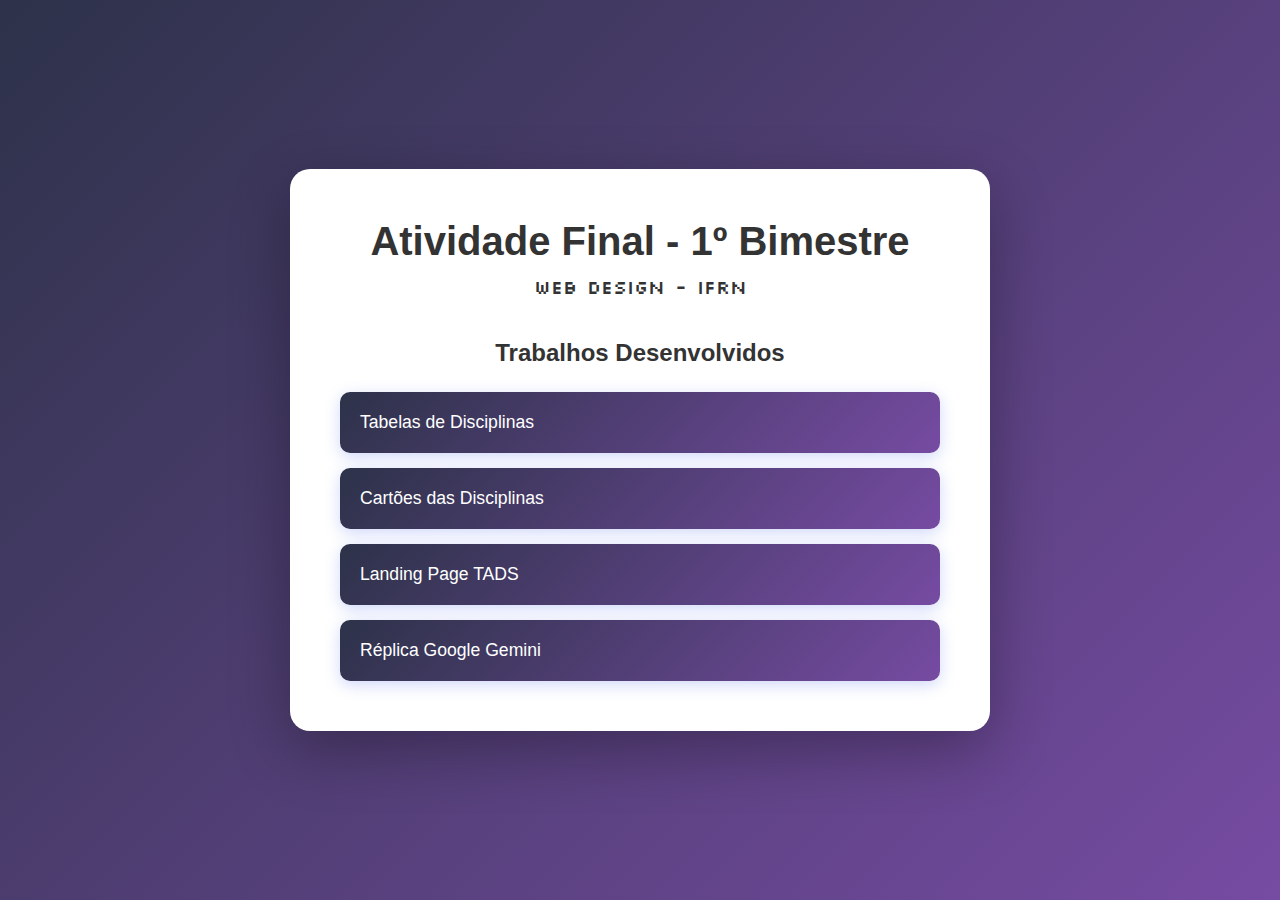
<file: index.html>
<!DOCTYPE html>
<html lang="en">
<head>
    <meta charset="UTF-8">
    <meta name="viewport" content="width=device-width, initial-scale=1.0">
    <title>Minha atividade final de primeiro bimestre</title>
    <link rel="stylesheet" href="index.css">
    <link rel="preconnect" href="https://fonts.googleapis.com">
<link rel="preconnect" href="https://fonts.gstatic.com" crossorigin>
<link href="https://fonts.googleapis.com/css2?family=Golos+Text:wght@500&family=Iceland&family=Red+Hat+Display:ital,wght@0,300..900;1,300..900&family=Silkscreen:wght@400;700&family=Special+Gothic+Expanded+One&family=TikTok+Sans:opsz,wght@12..36,300..900&display=swap" rel="stylesheet">
</head>
<body>
    <main class="container">
        <header class="page-header">
            <h1>Atividade Final - 1º Bimestre</h1>
            <p class="subtitle">Web Design - IFRN</p>
        </header>

        <nav class="navigation">
            <h2>Trabalhos Desenvolvidos</h2>
            <ul class="nav-list">
                <li>
                    <a href="tabelas.html" class="nav-link">
                        <span class="nav-text">Tabelas de Disciplinas</span>
                    </a>
                </li>
                <li>
                    <a href="cards.html" class="nav-link">
                        <span class="nav-text">Cartões das Disciplinas</span>
                    </a>
                </li>
                <li>
                    <a href="landingpage.html" class="nav-link">
                        <span class="nav-text">Landing Page TADS</span>
                    </a>
                </li>
                <li>
                    <a href="replica.html" class="nav-link">
                        <span class="nav-text">Réplica Google Gemini</span>
                    </a>
                </li>
            </ul>
        </nav>
    </main>
</body>
</html>
</file>
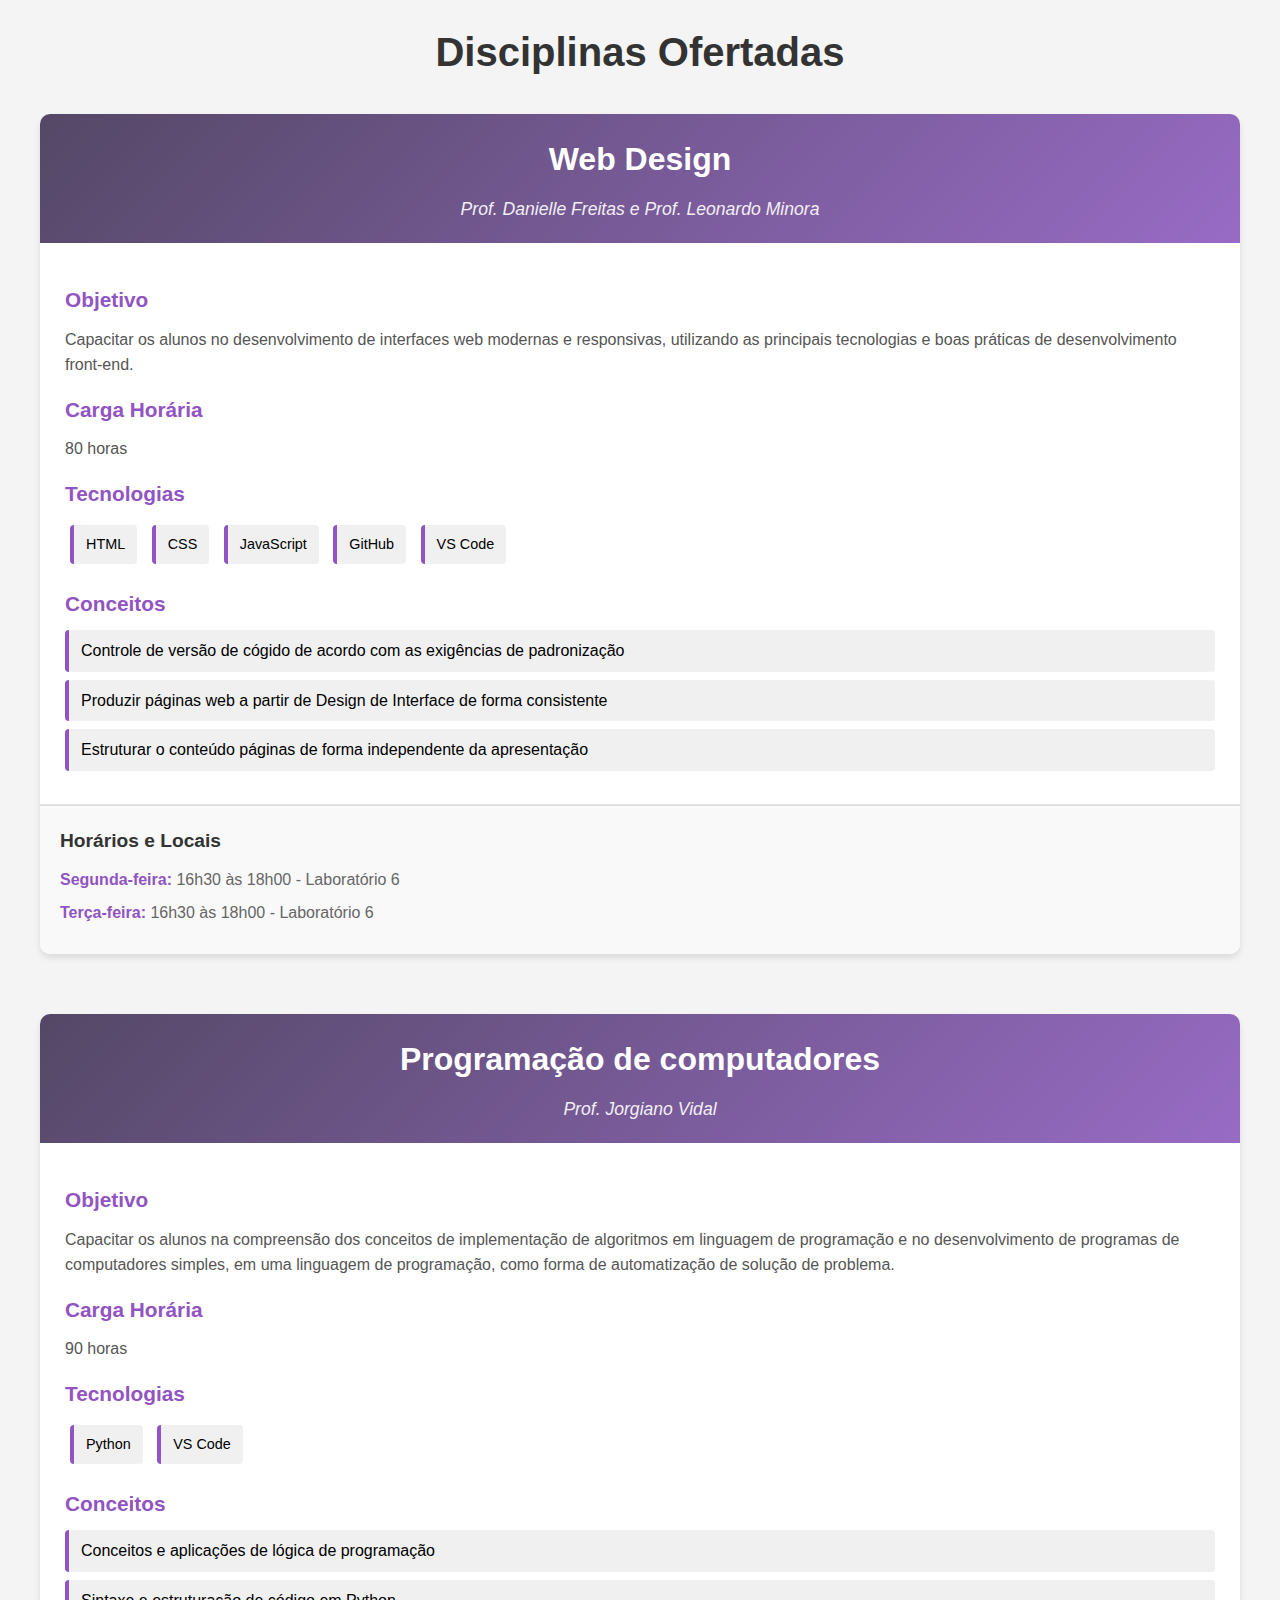
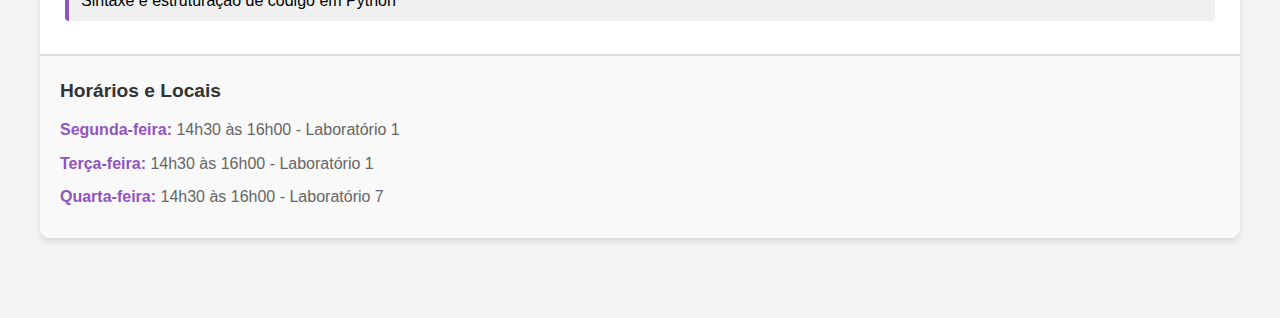
<file: cards.html>
<!DOCTYPE html>
<html lang="en">
<head>
    <meta charset="UTF-8">
    <meta name="viewport" content="width=device-width, initial-scale=1.0">
    <title>Cards - Minha atividade final de primeiro bimestre</title>
    <link rel="stylesheet" href="cards.css">
</head>
<body>
    
    <div class="container">
    <h1>Disciplinas Ofertadas</h1>        
        <!--    WEB DESIGN     -->
        <div class="card card1-2">
            <!-- Título do Card -->
            <div class="card-header">
                <h2>Web Design</h2>
                <p class="professores">Prof. Danielle Freitas e Prof. Leonardo Minora</p>
            </div>
            
            <!-- Conteúdo do Card -->
            <div class="card-content">
                <h3>Objetivo</h3>
                <p>Capacitar os alunos no desenvolvimento de interfaces web modernas e responsivas, utilizando as principais tecnologias e boas práticas de desenvolvimento front-end.</p>
                
                <h3>Carga Horária</h3>
                <p>80 horas</p>
                
                <h3>Tecnologias</h3>
                <ul class="tecnologias">
                    <li>HTML</li>
                    <li>CSS</li>
                    <li>JavaScript</li>
                    <li>GitHub</li>
                    <li>VS Code</li>
                </ul>
                
                <h3>Conceitos</h3>
                <ul class="conceitos">
                    <li>Controle de versão de cógido de acordo com as exigências de padronização</li>
                    <li>Produzir páginas web a partir de Design de Interface de forma consistente</li>
                    <li>Estruturar o conteúdo páginas de forma independente da apresentação</li>
                </ul>
            </div>
            
            <!-- Rodapé do Card -->
            <div class="card-footer">
                <h3>Horários e Locais</h3>
                <p><strong>Segunda-feira:</strong> 16h30 às 18h00 - Laboratório 6</p>
                <p><strong>Terça-feira:</strong> 16h30 às 18h00 - Laboratório 6</p>
            </div>
        </div>
        <div class="container">
        <h1></h1>
        <div class="card">

        </div>
        <!--    PROGRAMAÇAO PARA COMPUTADORES     -->    
        <!-- Card da disciplina -->
        <div class="card card1-2">
            <!-- Título do Card -->
            <div class="card-header">
                <h2>Programação de computadores</h2>
                <p class="professores">Prof. Jorgiano Vidal</p>
            </div>
            
            <!-- Conteúdo do Card -->
            <div class="card-content">
                <h3>Objetivo</h3>
                <p>Capacitar os alunos na compreensão dos conceitos de implementação de algoritmos em linguagem de programação e no desenvolvimento de programas de computadores simples, em uma linguagem de programação, como forma de automatização de solução de problema.</p>                
               
                <h3>Carga Horária</h3>
                <p>90 horas</p>
                
                <h3>Tecnologias</h3>
                <ul class="tecnologias">
                    <li>Python</li>
                    <li>VS Code</li>
                </ul>
                
                <h3>Conceitos</h3>
                <ul class="conceitos">
                    <li>Conceitos e aplicações de lógica de programação</li>
                    <li>Sintaxe e estruturação de código em Python</li>
                </ul>
            </div>
            
            <!-- Rodapé do Card -->
            <div class="card-footer">
                <h3>Horários e Locais</h3>
                <p><strong>Segunda-feira:</strong> 14h30 às 16h00 - Laboratório 1</p>
                <p><strong>Terça-feira:</strong> 14h30 às 16h00 - Laboratório 1</p>
                <p><strong>Quarta-feira:</strong> 14h30 às 16h00 - Laboratório 7</p>
            </div>
        </div>
    </div>
    <div class="container">
        <h1></h1>
        <div class="card"></div>
    </div>
    </div>
    
</body>
</html>
</file>
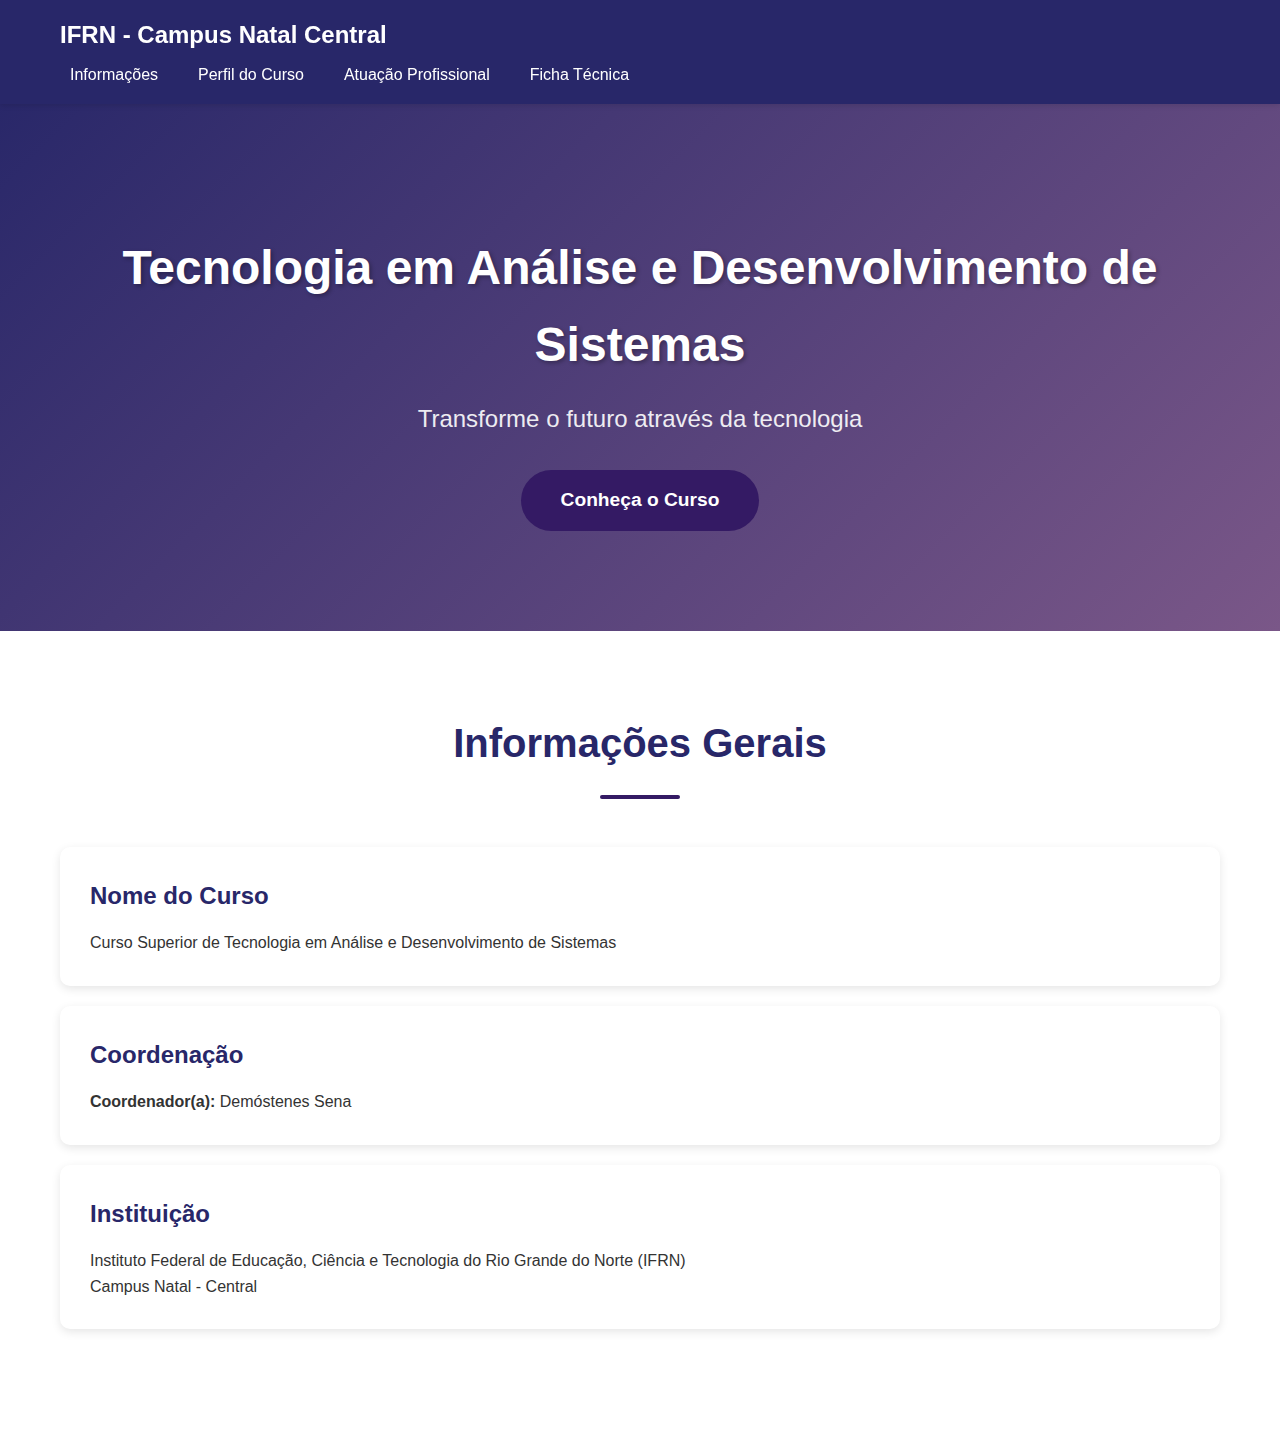
<file: landingpage.html>
<!DOCTYPE html>
<html lang="en">
<head>
    <meta charset="UTF-8">
    <meta name="viewport" content="width=device-width, initial-scale=1.0">
    <title>LandingPage - Minha atividade final de primeiro bimestre</title>
    <link rel="stylesheet" href="landingpage.css">
</head>
<body>
    <!-- Header -->
    <header>
        <nav>
            <div class="container">
                <h1>IFRN - Campus Natal Central</h1>
                <ul class="nav-menu">
                    <li><a href="#informacoes">Informações</a></li>
                    <li><a href="#perfil-curso">Perfil do Curso</a></li>
                    <li><a href="#atuacao">Atuação Profissional</a></li>
                    <li><a href="#ficha-tecnica">Ficha Técnica</a></li>
                </ul>
            </div>
        </nav>
    </header>
<!-- TITULO  -->
    <section class="hero">
        <div class="hero-content">
            <h1>Tecnologia em Análise e Desenvolvimento de Sistemas</h1>
            <p class="hero-subtitle">Transforme o futuro através da tecnologia</p>
            <a href="#informacoes" class="btn-cta">Conheça o Curso</a>
        </div>
    </section>

    <!-- Seção 1: Informações Gerais -->
    <section id="informacoes" class="section">
        <div class="container">
            <h2>Informações Gerais</h2>
            <div class="info-box">
                <h3>Nome do Curso</h3>
                <p>Curso Superior de Tecnologia em Análise e Desenvolvimento de Sistemas</p>
            </div>
            <div class="info-box">
                <h3>Coordenação</h3>
                <p><strong>Coordenador(a):</strong> Demóstenes Sena</p>
            </div>
            <div class="info-box">
                <h3>Instituição</h3>
                <p>Instituto Federal de Educação, Ciência e Tecnologia do Rio Grande do Norte (IFRN)</p>
                <p>Campus Natal - Central</p>
            </div>
        </div>
    </section>

    
    
</body>
</html>
</file>
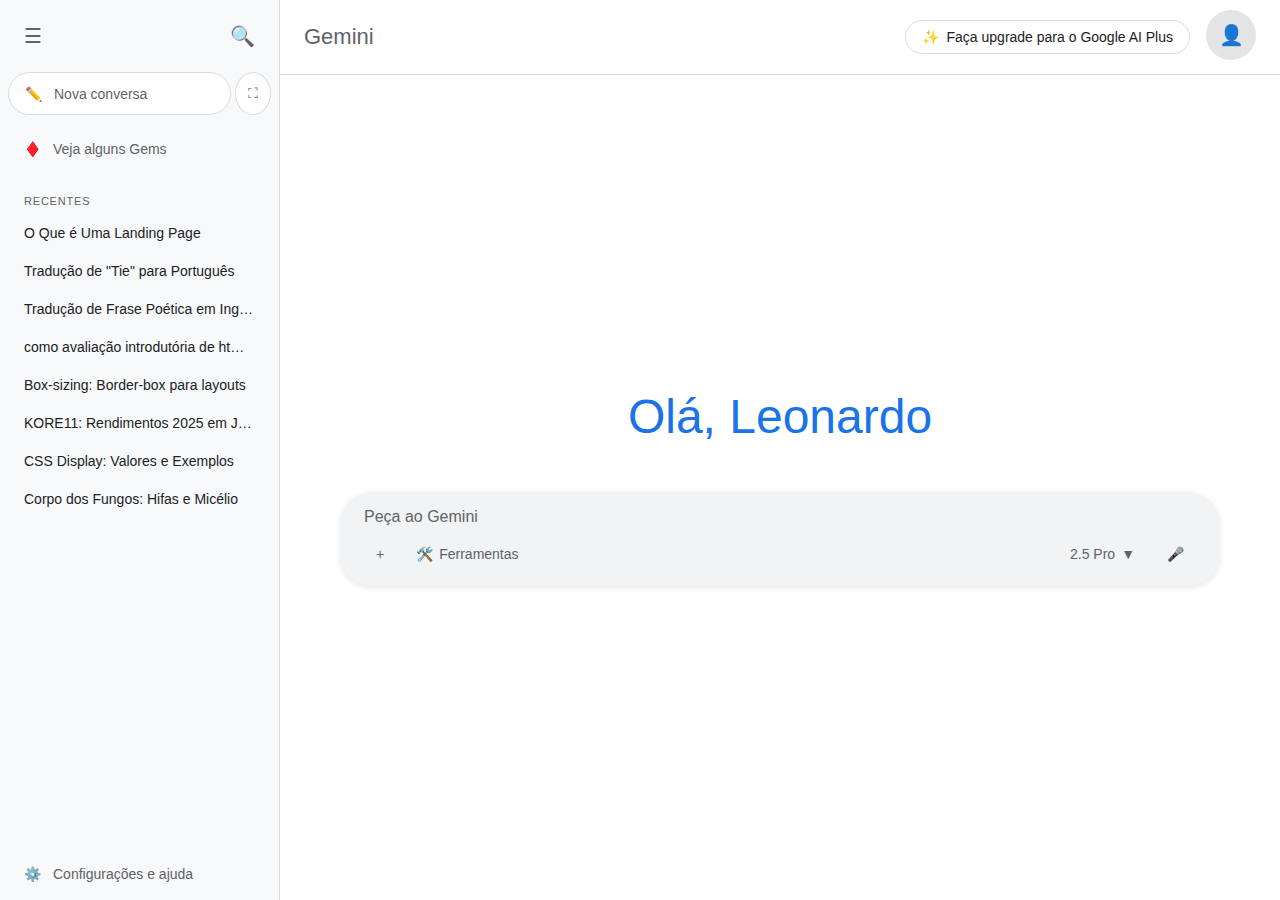
<file: replica.html>
<!DOCTYPE html>
<html lang="en">
<head>
    <meta charset="UTF-8">
    <meta name="viewport" content="width=device-width, initial-scale=1.0">
    <title>Réplica Gemini - Minha atividade final de primeiro bimestre</title>
    <link rel="stylesheet" href="replica.css">
</head>
<body>
<!-- Barra Lateral -->
    <aside class="sidebar">
        <!-- Menu Hambúrguer -->
        <div class="sidebar-header">
            <button class="menu-btn" aria-label="Menu">
                <span class="menu-icon">☰</span>
            </button>
            <div class="sidebar-right">
                <button class="search-btn" aria-label="Buscar">
                    <span class="icon">🔍</span>
                </button>
            </div>
        </div>

        <!-- Nova Conversa -->
        <div class="new-chat">
            <button class="new-chat-btn">
                <span class="icon">✏️</span>
                <span class="text">Nova conversa</span>
            </button>
            <button class="expand-btn" aria-label="Expandir">
                <span class="icon">⛶</span>
            </button>
        </div>

        <!-- Veja alguns Gems -->
        <div class="gems-section">
            <button class="gems-btn">
                <span class="icon">♦️</span>
                <span class="text">Veja alguns Gems</span>
            </button>
        </div>

        <!-- Seção Recentes -->
        <div class="recent-section">
            <h3>Recentes</h3>
            <ul class="recent-list">
                <li><a href="#">O Que é Uma Landing Page</a></li>
                <li><a href="#">Tradução de "Tie" para Português</a></li>
                <li><a href="#">Tradução de Frase Poética em Inglês</a></li>
                <li><a href="#">como avaliação introdutória de html ...</a></li>
                <li><a href="#">Box-sizing: Border-box para layouts</a></li>
                <li><a href="#">KORE11: Rendimentos 2025 em JSON</a></li>
                <li><a href="#">CSS Display: Valores e Exemplos</a></li>
                <li><a href="#">Corpo dos Fungos: Hifas e Micélio</a></li>
            </ul>
        </div>

        <!-- Configurações -->
        <div class="sidebar-footer">
            <button class="settings-btn">
                <span class="icon">⚙️</span>
                <span class="text">Configurações e ajuda</span>
            </button>
        </div>
    </aside>

    <!-- Conteúdo Principal -->
    <main class="main-content">
        <!-- Barra Superior -->
        <header class="top-bar">
            <div class="top-bar-left">
                
                <h1 class="logo">Gemini</h1>
            </div>
            <div class="top-bar-right">
                <button class="upgrade-btn">
                    <span class="icon">✨</span>
                    <span class="text">Faça upgrade para o Google AI Plus</span>
                </button>
                <div class="profile-btn">
                    <span class="icon">👤</span>
                </div>
            </div>
        </header>

        <!-- Área de Chat -->
        <div class="chat-area">
            <div class="welcome-message">
                <h2>Olá, Leonardo</h2>
            </div>

            <!-- Campo de Entrada -->
            <div class="input-container">
                <div class="input-box">
                    <input type="text" placeholder="Peça ao Gemini" class="chat-input">
                    <div class="input-actions">
                        <button class="action-btn" aria-label="Adicionar">
                            <span class="icon">+</span>
                        </button>
                        <button class="tools-btn">
                            <span class="icon">🛠️</span>
                            <span class="text">Ferramentas</span>
                        </button>
                        <button class="version-selector">
                            <span class="text">2.5 Pro</span>
                            <span class="icon">▼</span>
                        </button>
                        <button class="mic-btn" aria-label="Microfone">
                            <span class="icon">🎤</span>
                        </button>
                    </div>
                </div>
            </div>
        </div>
    </main>
    
</body>
</html>
</file>
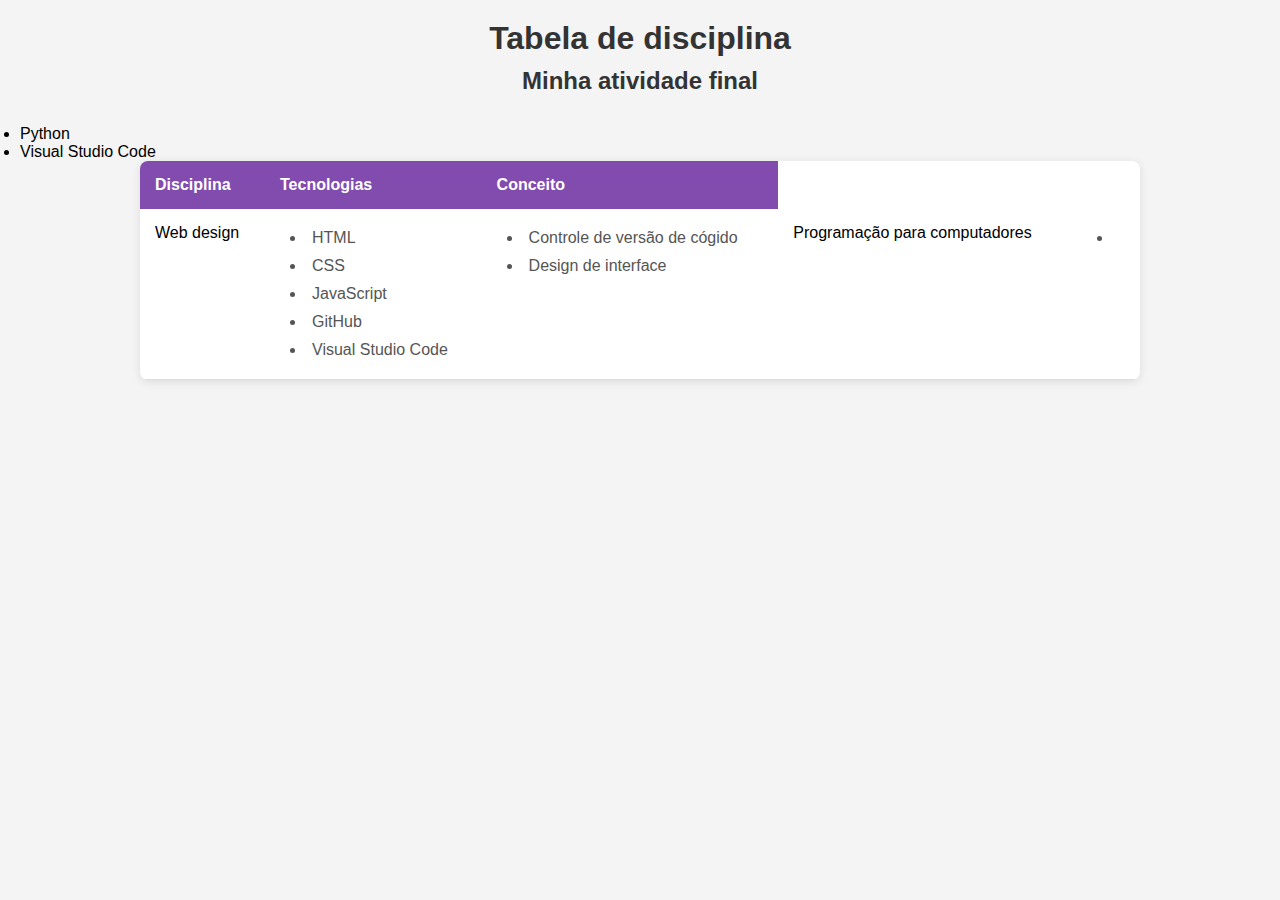
<file: tabelas.html>
<!DOCTYPE html>
<html lang="en">
<head>
    <meta charset="UTF-8">
    <meta name="viewport" content="width=device-width, initial-scale=1.0">
    <title>Tabelas - Minha atividade final de primeiro bimestre</title>
    <link rel="stylesheet" href="tabelas.css">
</head>
<body>
    <header>
        <h1>Tabela de disciplina</h1>
        <h2>Minha atividade final</h2>
    </header>

    <table>
        <thead>
            <tr>
                <th>Disciplina</th>
                <th>Tecnologias</th>
                <th>Conceito</th>
            </tr>
        <tbody>
            <td>Web design</td>
            <td>
                <ul>
                    <li>HTML</li>
                    <li>CSS</li>
                    <li>JavaScript</li>
                    <li>GitHub</li>
                    <li>Visual Studio Code</li>
                </ul>
            </td>
            <td>
                <ul>
                    <li>Controle de versão de cógido</li>
                    <li>Design de interface</li>
                </ul>
            </td>
            <td>Programação para computadores</td>
                <ul>
                    <li>Python</li>
                    <li>Visual Studio Code</li>
                </ul>
            <td>
                <ul>
                    <li></li>
                </ul>
            </td>
        </tbody>
        </thead>
    </table>

</body>
</html>
</file>
<file: index.css>
* {
    margin: 0;
    padding: 0;
    box-sizing: border-box;
}

body {
    font-family: 'Segoe UI', Tahoma, Geneva, Verdana, sans-serif;
    background: linear-gradient(135deg, #2d3249 0%, #764ba2 100%);
    min-height: 100vh;
    display: flex;
    align-items: center;
    justify-content: center;
    padding: 20px;
}

.container {
    background: white;
    border-radius: 20px;
    box-shadow: 0 20px 60px rgba(0, 0, 0, 0.3);
    padding: 50px;
    max-width: 700px;
    width: 100%;
}

.page-header {
    text-align: center;
    margin-bottom: 40px;
}

.page-header p {
    font-family: "Silkscreen", sans-serif;
    color: #333;
}

.page-header h1 {
    color: #333;
    font-size: 2.5rem;
    margin-bottom: 10px;
}

.subtitle {
    color: #666;
    font-size: 1.2rem;
}

.navigation h2 {
    color: #333;
    font-size: 1.5rem;
    margin-bottom: 25px;
    text-align: center;
}

.nav-list {
    list-style: none;
    display: flex;
    flex-direction: column;
    gap: 15px;
}

.nav-link {
    display: flex;
    align-items: center;
    gap: 15px;
    padding: 20px;
    background: linear-gradient(135deg, #2d3249 0%, #764ba2 100%);
    color: white;
    text-decoration: none;
    border-radius: 10px;
    transition: all 0.3s;
    box-shadow: 0 4px 15px rgba(102, 126, 234, 0.3);
}

.nav-link:hover {
    transform: translateY(-5px);
    box-shadow: 0 8px 25px rgba(102, 126, 234, 0.5);
}

.nav-icon {
    font-size: 2rem;
}

.nav-text {
    font-size: 1.1rem;
    font-weight: 500;
}
</file>
<file: cards.css>
* {
    margin: 0;
    padding: 0;
    box-sizing: border-box;
}

body {
    font-family: Arial, sans-serif;
    background-color: #f4f4f4;
    padding: 20px;
    line-height: 1.6;
}

.cards-wrapper {
    display: flex;
    gap: 20px;
    flex-wrap: wrap;
    align-items: stretch;
}

.container {
    max-width: 1200px;
    margin: 0 auto;
}

.container h1 {
    text-align: center;
    color: #333;
    margin-bottom: 30px;
    font-size: 2.5em;
}

/* Estilo do Card */
.card {
    display: flex;
    flex-direction: column;
    flex: 1; /* cards ocupam espaço igual */
    background-color: #fff;
    border-radius: 10px;
    box-shadow: 0 4px 6px rgba(0, 0, 0, 0.1);
    margin-bottom: 30px;
    overflow: hidden;
    transition: transform 0.3s ease, box-shadow 0.3s ease;
}

.card:hover {
    transform: translateY(-5px);
    box-shadow: 0 8px 12px rgba(0, 0, 0, 0.15);
}

/* Header do Card */
.card-header {
    background: linear-gradient(135deg, #544866 0%, #986bc5 100%);
    color: white;
    padding: 20px;
    text-align: center;
}

.card-header h2 {
    font-size: 2em;
    margin-bottom: 10px;
}

.card-header .professores {
    font-size: 1.1em;
    font-style: italic;
    opacity: 0.9;
}

/* Conteúdo do Card */
.card-content {
    padding: 25px;
    flex-grow: 1;
}

.card-content h3 {
    color: #9154c2;
    margin-top: 15px;
    margin-bottom: 10px;
    font-size: 1.3em;
}

.card-content p {
    color: #555;
    margin-bottom: 15px;
}

.card-content ul {
    list-style: none;
    padding-left: 0;
}

.card-content ul li {
    background-color: #f0f0f0;
    padding: 8px 12px;
    margin-bottom: 8px;
    border-left: 4px solid #9154c2;
    border-radius: 4px;
}

.tecnologias li {
    display: inline-block;
    background-color: #9154c2;
    color: rgb(0, 0, 0);
    padding: 6px 15px;
    margin: 5px;
    border-radius: 20px;
    border-left: none;
    font-size: 0.9em;
}

/* Rodapé do Card */
.card-footer {
    background-color: #f9f9f9;
    padding: 20px;
    border-top: 2px solid #e0e0e0;
    margin-top: 0
}

.card-footer h3 {
    color: #333;
    margin-bottom: 10px;
    font-size: 1.2em;
}

.card-footer p {
    color: #666;
    margin-bottom: 8px;
}

.card-footer strong {
    color: #9154c2;
}

/* Responsividade */
@media (max-width: 768px) {
    .cards-wrapper {
        flex-direction: column;
    }

    .container h1 {
        font-size: 2em;
    }

    .card {
        flex: 1 1 100%;
    }
    
    .card-header h2 {
        font-size: 1.5em;
    }
    
    .tecnologias li {
        display: block;
        margin: 5px 0;
    }
}
</file>
<file: replica.css>
* {
    margin: 0;
    padding: 0;
    box-sizing: border-box;
}

/* Variáveis CSS */
:root {
    --sidebar-bg: #f8f9fa;
    --sidebar-width: 280px;
    --primary-color: #1a73e8;
    --text-primary: #202124;
    --text-secondary: #5f6368;
    --hover-bg: #e8eaed;
    --border-color: #dadce0;
    --input-bg: #f1f3f4;
    --white: #ffffff;
}

body {
    font-family: 'Google Sans', 'Roboto', Arial, sans-serif;
    color: var(--text-primary);
    height: 100vh;
    display: flex;
    overflow: hidden;
}

/* Barra Lateral */
.sidebar {
    width: var(--sidebar-width);
    background-color: var(--sidebar-bg);
    display: flex;
    flex-direction: column;
    padding: 8px;
    border-right: 1px solid var(--border-color);
    overflow-y: auto;
}

.sidebar-right {
    display: flex;
    align-items: center;
    gap: 16px;
}

.sidebar-header {
    display: flex;
    padding: 8px;
    margin-bottom: 8px;
    justify-content: space-between;
    align-items: center;
}

.menu-btn {
    background: none;
    border: none;
    cursor: pointer;
    padding: 8px;
    border-radius: 50%;
    font-size: 20px;
    color: var(--text-secondary);
    transition: background-color 0.2s;
}

.menu-btn:hover {
    background-color: var(--hover-bg);
}

/* Nova Conversa */
.new-chat {
    display: flex;
    gap: 4px;
    margin-bottom: 16px;
}

.new-chat-btn {
    flex: 1;
    display: flex;
    align-items: center;
    gap: 12px;
    padding: 12px 16px;
    background: var(--white);
    border: 1px solid var(--border-color);
    border-radius: 24px;
    cursor: pointer;
    font-size: 14px;
    color: var(--text-secondary);
    transition: all 0.2s;
}

.new-chat-btn:hover {
    background-color: var(--hover-bg);
    box-shadow: 0 1px 2px rgba(0, 0, 0, 0.1);
}

.expand-btn {
    padding: 12px;
    background: var(--white);
    border: 1px solid var(--border-color);
    border-radius: 50%;
    cursor: pointer;
    font-size: 14px;
    color: var(--text-secondary);
    transition: background-color 0.2s;
}

.expand-btn:hover {
    background-color: var(--hover-bg);
}

/* Veja alguns Gems */
.gems-section {
    margin-bottom: 16px;
}

.gems-btn {
    width: 100%;
    display: flex;
    align-items: center;
    gap: 12px;
    padding: 10px 16px;
    background: none;
    border: none;
    border-radius: 24px;
    cursor: pointer;
    font-size: 14px;
    color: var(--text-secondary);
    transition: background-color 0.2s;
}

.gems-btn:hover {
    background-color: var(--hover-bg);
}

/* Seção Recentes */
.recent-section {
    flex: 1;
    overflow-y: auto;
}

.recent-section h3 {
    font-size: 11px;
    font-weight: 500;
    color: var(--text-secondary);
    text-transform: uppercase;
    letter-spacing: 0.8px;
    padding: 12px 16px 8px;
}

.recent-list {
    list-style: none;
}

.recent-list li {
    margin-bottom: 2px;
}

.recent-list a {
    display: block;
    padding: 10px 16px;
    color: var(--text-primary);
    text-decoration: none;
    font-size: 14px;
    border-radius: 24px;
    transition: background-color 0.2s;
    white-space: nowrap;
    overflow: hidden;
    text-overflow: ellipsis;
}

.recent-list a:hover {
    background-color: var(--hover-bg);
}

/* Rodapé da Sidebar */
.sidebar-footer {
    margin-top: auto;
    padding-top: 16px;
}

.settings-btn {
    width: 100%;
    display: flex;
    align-items: center;
    gap: 12px;
    padding: 10px 16px;
    background: none;
    border: none;
    border-radius: 24px;
    cursor: pointer;
    font-size: 14px;
    color: var(--text-secondary);
    transition: background-color 0.2s;
}

.settings-btn:hover {
    background-color: var(--hover-bg);
}

/* Conteúdo Principal */
.main-content {
    flex: 1;
    display: flex;
    flex-direction: column;
    background-color: var(--white);
    overflow: hidden;
}

/* Barra Superior */
.top-bar {
    display: flex;
    justify-content: space-between;
    align-items: center;
    padding: 12px 24px;
    border-bottom: 1px solid var(--border-color);
}

.profile-btn {
        /* Remove estilos padrão do botão */
    border: none;
    outline: none;
    width: 50px;
    height: 50px;
    border-radius: 50%;
    background-color: #e3e4e6;
    display: flex;
    align-items: center;
    justify-content: center;
    position: relative;
    top: -2px;
    font-size: 20px;
    color: white;
    cursor: pointer;
    transition: all 0.3s;
}

.profile-btn:hover {
    background-color: var(--hover-bg);
}

.top-bar-left,
.top-bar-right {
    display: flex;
    align-items: center;
    gap: 16px;
}

.search-btn {
    background: none;
    border: none;
    cursor: pointer;
    padding: 8px;
    border-radius: 50%;
    font-size: 20px;
    color: var(--text-secondary);
    transition: background-color 0.2s;
    align-items: right;
}

.search-btn:hover {
    background-color: var(--hover-bg);
}

.logo {
    font-size: 22px;
    font-weight: 400;
    color: var(--text-secondary);
}

.upgrade-btn {
    display: flex;
    align-items: center;
    gap: 8px;
    padding: 8px 16px;
    background: var(--white);
    border: 1px solid var(--border-color);
    border-radius: 20px;
    cursor: pointer;
    font-size: 14px;
    color: var(--text-primary);
    transition: all 0.2s;
}

.upgrade-btn:hover {
    background-color: var(--hover-bg);
    box-shadow: 0 1px 2px rgba(0, 0, 0, 0.1);
}

.profile-pic {
    width: 40px;
    height: 40px;
    border-radius: 50%;
    overflow: hidden;
}

.profile-pic img {
    width: 100%;
    height: 100%;
    object-fit: cover;
}

/* Área de Chat */
.chat-area {
    flex: 1;
    display: flex;
    flex-direction: column;
    align-items: center;
    justify-content: center;
    padding: 32px;
    overflow-y: auto;
}

.welcome-message {
    margin-bottom: 48px;
}

.welcome-message h2 {
    font-size: 48px;
    font-weight: 400;
    color: var(--primary-color);
    text-align: center;
}

/* Campo de Entrada */
.input-container {
    width: 100%;
    max-width: 880px;
}

.input-box {
    background-color: var(--input-bg);
    border-radius: 32px;
    padding: 16px 24px;
    display: flex;
    flex-direction: column;
    gap: 12px;
    box-shadow: 0 2px 6px rgba(0, 0, 0, 0.1);
}

.chat-input {
    background: none;
    border: none;
    outline: none;
    font-size: 16px;
    color: var(--text-primary);
    width: 100%;
}

.chat-input::placeholder {
    color: var(--text-secondary);
}

.input-actions {
    display: flex;
    align-items: center;
    gap: 8px;
}

.action-btn,
.tools-btn,
.version-selector,
.mic-btn {
    background: none;
    border: none;
    cursor: pointer;
    padding: 8px 12px;
    border-radius: 16px;
    font-size: 14px;
    color: var(--text-secondary);
    display: flex;
    align-items: center;
    gap: 6px;
    transition: background-color 0.2s;
}

.action-btn:hover,
.tools-btn:hover,
.version-selector:hover,
.mic-btn:hover {
    background-color: var(--hover-bg);
}

.version-selector {
    margin-left: auto;
}
</file>
<file: tabelas.css>
* {
    margin: 0;
    padding: 0;
    box-sizing: border-box;
}

body {
    font-family: 'Arial', sans-serif;
    background-color: #f4f4f4;
    padding: 20px;
}

h1 {
    font-family: "Golos Text", sans-serif;
    text-align: center;
    color: #333;
    margin-bottom: 10px;
}
h2 {
    font-family: "Iceland", sans-serif;
    text-align: center;
    color: #333;
    margin-bottom: 30px;
}

table {
    width: 100%;
    max-width: 1000px;
    margin: 0 auto;
    background-color: white;
    border-collapse: collapse;
    box-shadow: 0 2px 10px rgba(0, 0, 0, 0.1);
    border-radius: 8px;
    overflow: hidden;
}

thead {
    background-color: #824caf;
    color: white;
}

th {
    font-family: "TikTok Sans", sans-serif;
    padding: 15px;
    text-align: left;
    font-size: 16px;
    font-weight: bold;

}

th.conceito {
    width: 50%;
}

th.tec {
    width: 25%;
}

tbody tr {
    border-bottom: 1px solid #ddd;
}

tbody tr:hover {
    background-color: #f5f5f5;
}

td {
    padding: 15px;
    vertical-align: top;
}

td ul {
    list-style-position: inside;
    margin-left: 10px;
}

td ul li {
    padding: 5px 0;
    color: #555;
}

/* Responsividade para dispositivos móveis */
@media screen and (max-width: 768px) {
    table {
        font-size: 14px;
    }
    
    th, td {
        padding: 10px;
    }
}
</file>
<file: landingpage.css>
/* Reset e configurações básicas */
* {
    margin: 0;
    padding: 0;
    box-sizing: border-box;
}

/* CSS Custom Properties (Variáveis) */
:root {
    --primary-color: #282769;
    --secondary-color: #341a64;
    --light-bg: #f8f9fa;
    --text-color: #333;
    --text-secondary: #555;
}

body {
    font-family: 'Segoe UI', Tahoma, Geneva, Verdana, sans-serif;
    line-height: 1.6;
    color: var(--text-color);
}

.container {
    max-width: 1200px;
    margin: 0 auto;
    padding: 0 20px;
}

header {
    background-color: var(--primary-color);
    color: white;
    padding: 1rem 0;
    position: fixed;
    width: 100%;
    top: 0;
    z-index: 1000;
    box-shadow: 0 2px 5px rgba(0,0,0,0.1);
}

header h1 {
    font-size: 1.5rem;
    margin-bottom: 0.5rem;
}

.nav-menu {
    list-style: none;
    display: flex;
    gap: 20px;
    flex-wrap: wrap;
}

.nav-menu li a {
    color: white;
    text-decoration: none;
    padding: 5px 10px;
    border-radius: 5px;
    transition: background-color 0.3s;
}

.nav-menu li a:hover {
    background-color: rgba(255, 255, 255, 0.2);
}

.hero {
    background: linear-gradient(135deg, var(--primary-color) 0%, #7a5788 100%);
    color: white;
    padding: 150px 20px 100px;
    text-align: center;
    margin-top: 80px;
}

.hero-content h1 {
    font-size: 3rem;
    margin-bottom: 1rem;
    text-shadow: 2px 2px 4px rgba(0,0,0,0.3);
}

.hero-subtitle {
    font-size: 1.5rem;
    margin-bottom: 2rem;
    opacity: 0.9;
}

.btn-cta {
    display: inline-block;
    background-color: var(--secondary-color);
    color: white;
    padding: 15px 40px;
    text-decoration: none;
    border-radius: 50px;
    font-size: 1.2rem;
    font-weight: bold;
    transition: transform 0.3s, box-shadow 0.3s;
}

.btn-cta:hover {
    transform: translateY(-3px);
    box-shadow: 0 5px 15px rgba(201, 157, 141, 0.4);
}

.section {
    padding: 80px 20px;
}

.bg-light {
    background-color: var(--light-bg);
}

.section h2 {
    text-align: center;
    font-size: 2.5rem;
    margin-bottom: 3rem;
    color: var(--primary-color);
    position: relative;
}

.section h2::after {
    content: '';
    display: block;
    width: 80px;
    height: 4px;
    background-color: var(--secondary-color);
    margin: 20px auto 0;
    border-radius: 2px;
}

.info-box {
    background-color: white;
    padding: 30px;
    margin-bottom: 20px;
    border-radius: 10px;
    box-shadow: 0 3px 10px rgba(0,0,0,0.1);
    transition: transform 0.3s;
}

.info-box:hover {
    transform: translateY(-5px);
    box-shadow: 0 5px 20px rgba(0,0,0,0.15);
}

.info-box h3 {
    color: var(--primary-color);
    margin-bottom: 15px;
    font-size: 1.5rem;
}

/* Content Grid */
.content-grid {
    display: grid;
    grid-template-columns: repeat(auto-fit, minmax(300px, 1fr));
    gap: 30px;
    margin-top: 40px;
}

.content-card {
    background-color: white;
    padding: 30px;
    border-radius: 10px;
    box-shadow: 0 3px 10px rgba(0,0,0,0.1);
}

.content-card h3 {
    color: var(--primary-color);
    margin-bottom: 15px;
    font-size: 1.3rem;
}

.content-card ul {
    list-style-position: inside;
    color: var(--text-secondary);
}

.content-card ul li {
    padding: 8px 0;
    border-bottom: 1px solid #eee;
}

.content-card ul li:last-child {
    border-bottom: none;
}

/* Atuação Grid */
.atuacao-grid {
    display: grid;
    grid-template-columns: repeat(auto-fit, minmax(300px, 1fr));
    gap: 30px;
}

.atuacao-card {
    background-color: white;
    padding: 30px;
    border-radius: 10px;
    box-shadow: 0 3px 10px rgba(0,0,0,0.1);
    border-left: 5px solid var(--primary-color);
}

.atuacao-card h3 {
    color: var(--primary-color);
    margin-bottom: 20px;
    font-size: 1.4rem;
}

.atuacao-card ul {
    list-style: none;
}

.atuacao-card ul li {
    padding: 10px 0;
    padding-left: 25px;
    position: relative;
}

.atuacao-card ul li::before {
    content: '✓';
    position: absolute;
    left: 0;
    color: var(--secondary-color);
    font-weight: bold;
}

.ficha-table {
    width: 100%;
    max-width: 800px;
    margin: 0 auto;
    background-color: white;
    border-radius: 10px;
    overflow: hidden;
    box-shadow: 0 3px 10px rgba(0,0,0,0.1);
}

.ficha-table th,
.ficha-table td {
    padding: 20px;
    text-align: left;
    border-bottom: 1px solid #eee;
}

.ficha-table th {
    background-color: var(--primary-color);
    border: 40px;
    color: white;
    font-weight: bold;
    width: 40%;
}

.ficha-table td {
    color: var(--text-secondary);
}

.ficha-table tr:last-child th,
.ficha-table tr:last-child td {
    border-bottom: none;
}
</file>
